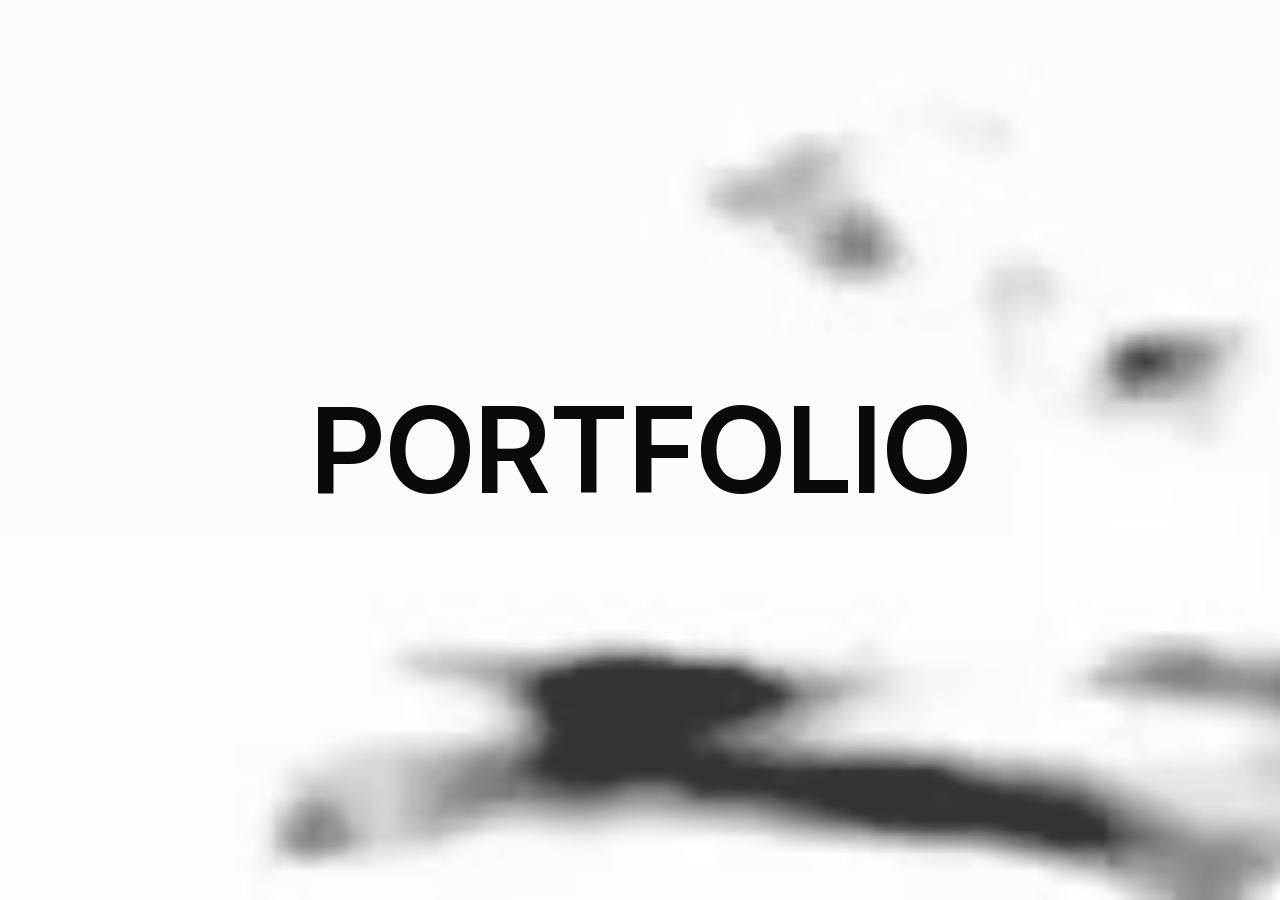
<file: index.html>
<!DOCTYPE html>
<html lang="en">
<head>
  <meta charset="UTF-8">
  <meta name="viewport" content="width=device-width, initial-scale=1.0">
  <title>Wouter De Beule · Portfolio</title>

  <!-- De tekst die Google onder je naam toont, en het kaartje dat verschijnt als iemand je link deelt
       (WhatsApp, LinkedIn, iMessage). Het beeld heeft een volledig adres nodig, anders vinden die apps het niet. -->
  <meta name="description" content="Portfolio of Wouter De Beule, a motion designer based in Antwerp, focused on 3D animation and real-time visuals.">
  <meta property="og:type" content="website">
  <meta property="og:url" content="https://debeulewouter.com/">
  <meta property="og:title" content="Wouter De Beule · Portfolio">
  <meta property="og:description" content="Motion designer based in Antwerp, focused on 3D animation and real-time visuals.">
  <meta property="og:image" content="https://debeulewouter.com/images/project-02.jpg">
  <meta name="twitter:card" content="summary_large_image">

  <!-- Het lettertype staat in je eigen map: geen wachten op een andere server -->
  <link rel="preload" href="fonts/inter-latin.woff2" as="font" type="font/woff2" crossorigin>
  <link rel="stylesheet" href="css/style.css?v=2026-11-19c">

  <!-- Bewaart de video's op het toestel zodat ze meteen spelen (zie de uitleg bovenaan in js/videos.js).
       Staat hier en niet onderaan: de achtergrond heeft het nodig vóór de pagina getekend wordt. -->
  <script src="js/videos.js?v=2026-11-26"></script>

  <!-- Van de intro naar Work: geen pagina-overgang zoals tussen de andere pagina's (die schuift Work
       in één beweging in beeld). De intro eindigt op een leeg scherm, en Work bouwt zich daarna zelf rustig op. -->
  <style>
    @view-transition {
      navigation: none;
    }
  </style>

  <!-- Je eigen toestel niet meetellen: open één keer debeulewouter.com/?niet-tellen
       (en /?wel-tellen om het terug te draaien). Dit staat vóór Umami, zodat dat bezoek ook niet telt. -->
  <script>
    if (location.search === '?niet-tellen') localStorage.setItem('umami.disabled', '1');
    if (location.search === '?wel-tellen') localStorage.removeItem('umami.disabled');
  </script>

  <!-- Bezoekersstatistieken (Umami, zonder cookies). data-domains: alleen de echte site telt mee, niet je tests. -->
  <script defer src="https://cloud.umami.is/script.js" data-website-id="9738d61e-05c8-4a8d-b611-049cfe5210c3" data-domains="debeulewouter.com"></script>

  <!-- Zonder JavaScript gaat de pagina ook door naar Work -->
  <noscript><meta http-equiv="refresh" content="2;url=work.html"><style>.intro { opacity: 1; }</style></noscript>
</head>
<body>

  <!-- PROEF: bewegende achtergrond. Een kleine, wazige video achter alles (zie .backdrop in css/style.css). -->
  <video class="backdrop" data-src="videos/backdrop.mp4?v=6" autoplay muted loop playsinline disablepictureinpicture aria-hidden="true" tabindex="-1"></video>

  <!-- De achtergrond loopt door van pagina naar pagina. Bij het verlaten bewaart de browser het beeld dat je
       op dat moment zag en de plek in de video. De volgende pagina toont dat beeld meteen (nog voor de video
       geladen is) en laat de video vanaf die plek verder lopen: je ziet geen sprong en geen herstart. -->
  <script src="js/backdrop.js?v=2026-11-19"></script>

  <!-- De intro: het woord PORTFOLIO. js/intro.js knipt het in letters, zodat ze één voor één kunnen bewegen.
       De span is het venster waar de letters doorheen schuiven (zie .intro__word in style.css).
       aria-label: een schermlezer leest het woord, niet de losse letters. -->
  <h1 class="intro" aria-label="Portfolio">
    <span class="intro__word" aria-hidden="true">PORTFOLIO</span>
  </h1>

  <script src="js/intro.js?v=2026-11-19"></script>

</body>
</html>
</file>
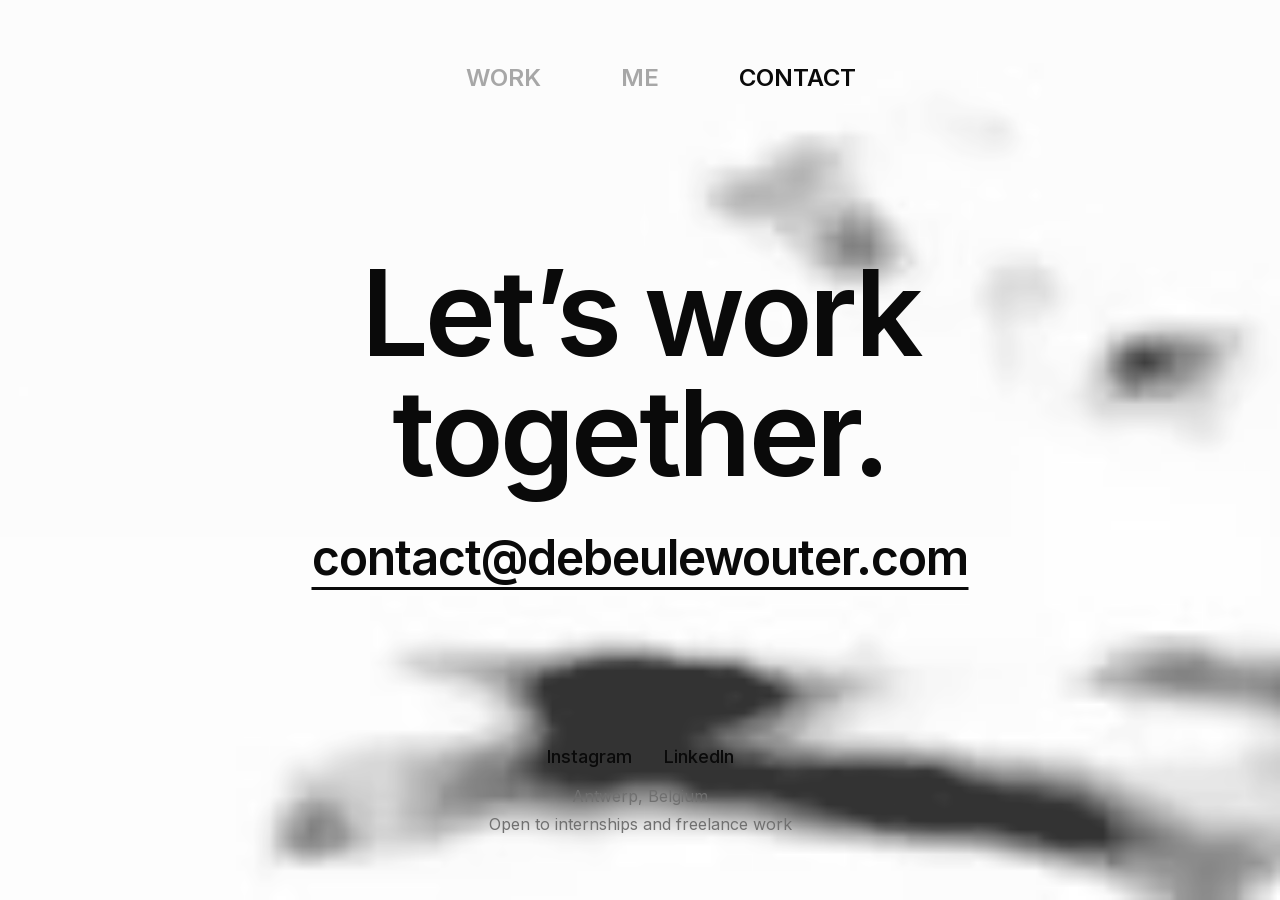
<file: contact.html>
<!DOCTYPE html>
<html lang="en">
<head>
  <meta charset="UTF-8">
  <meta name="viewport" content="width=device-width, initial-scale=1.0">
  <title>Contact · Wouter De Beule</title>

  <!-- De tekst die Google onder je naam toont, en het kaartje dat verschijnt als iemand je link deelt
       (WhatsApp, LinkedIn, iMessage). Het beeld heeft een volledig adres nodig, anders vinden die apps het niet. -->
  <meta name="description" content="Get in touch with Wouter De Beule, a motion designer based in Antwerp. Open to internships and freelance work.">
  <meta property="og:type" content="website">
  <meta property="og:url" content="https://debeulewouter.com/contact.html">
  <meta property="og:title" content="Contact · Wouter De Beule">
  <meta property="og:description" content="Open to internships and freelance work.">
  <meta property="og:image" content="https://debeulewouter.com/images/project-02.jpg">
  <meta name="twitter:card" content="summary_large_image">

  <!-- Het lettertype staat in je eigen map: geen wachten op een andere server -->
  <link rel="preload" href="fonts/inter-latin.woff2" as="font" type="font/woff2" crossorigin>
  <link rel="stylesheet" href="css/style.css?v=2026-11-19c">

  <!-- Bewaart de video's op het toestel zodat ze meteen spelen (zie de uitleg bovenaan in js/videos.js).
       Staat hier en niet onderaan: de achtergrond heeft het nodig vóór de pagina getekend wordt. -->
  <script src="js/videos.js?v=2026-11-26"></script>

  <!-- Bezoekersstatistieken (Umami, zonder cookies). data-domains: alleen de echte site telt mee, niet je tests. -->
  <script defer src="https://cloud.umami.is/script.js" data-website-id="9738d61e-05c8-4a8d-b611-049cfe5210c3" data-domains="debeulewouter.com"></script>

  <!-- Staat je muis op een nav link? Dan haalt de browser die pagina alvast op,
       zodat de overgang meteen start als je klikt (Chrome, alleen via http zoals Live Server) -->
  <script type="speculationrules">
    { "prefetch": [{ "where": { "selector_matches": ".nav a" }, "eagerness": "moderate" }] }
  </script>
</head>
<body>

  <!-- PROEF: bewegende achtergrond. Een kleine, wazige video achter alles (zie .backdrop in css/style.css). -->
  <video class="backdrop" data-src="videos/backdrop.mp4?v=6" autoplay muted loop playsinline disablepictureinpicture aria-hidden="true" tabindex="-1"></video>

  <!-- De achtergrond loopt door van pagina naar pagina. Bij het verlaten bewaart de browser het beeld dat je
       op dat moment zag en de plek in de video. De volgende pagina toont dat beeld meteen (nog voor de video
       geladen is) en laat de video vanaf die plek verder lopen: je ziet geen sprong en geen herstart. -->
  <script src="js/backdrop.js?v=2026-11-19"></script>

  <nav class="nav">
    <a href="work.html">WORK</a>
    <a href="me.html">ME</a>
    <a href="contact.html" aria-current="page">CONTACT</a>
  </nav>

  <main class="page page--contact">
    <section class="contact">

      <div class="contact__head">
        <h1 class="contact__title">Let’s work together.</h1>
        <a class="contact__mail" href="mailto:contact@debeulewouter.com">contact@debeulewouter.com</a>
      </div>

      <footer class="contact__footer">
        <!-- Je profielen. target="_blank" opent ze in een nieuw tabblad, zo blijft je portfolio open. -->
        <p class="contact__socials">
          <a href="https://www.instagram.com/debeulewouter/" target="_blank" rel="noopener">Instagram</a>
          <a href="https://www.linkedin.com/in/wouter-de-beule-013489438/" target="_blank" rel="noopener">LinkedIn</a>
        </p>
        <p class="contact__meta">Antwerp, Belgium</p>
        <p class="contact__meta">Open to internships and freelance work</p>
      </footer>

    </section>
  </main>
  <script src="js/nav.js?v=2026-11-06"></script>
  <script src="js/reveal.js?v=2026-11-06c"></script>

</body>
</html>
</file>
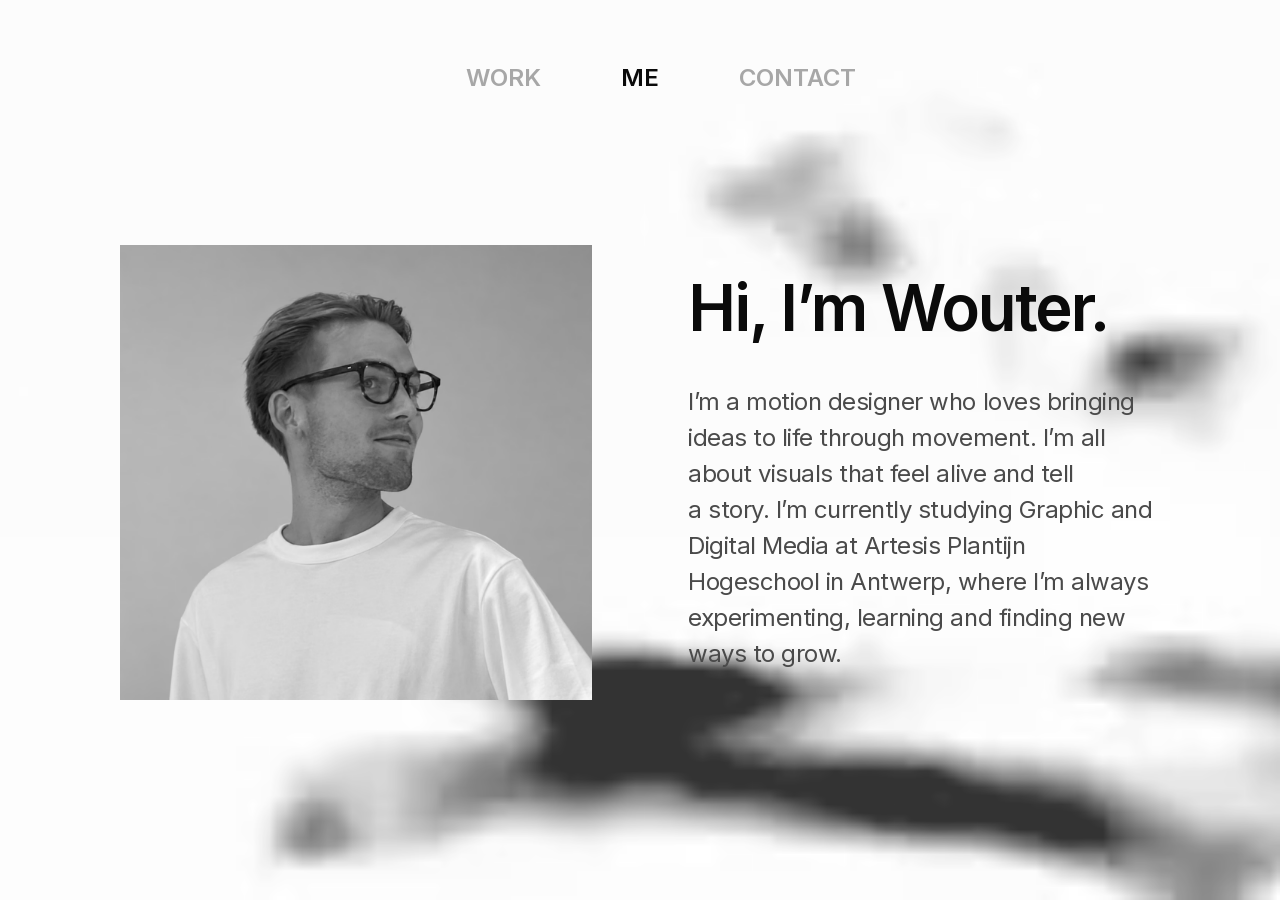
<file: me.html>
<!DOCTYPE html>
<html lang="en">
<head>
  <meta charset="UTF-8">
  <meta name="viewport" content="width=device-width, initial-scale=1.0">
  <title>Me · Wouter De Beule</title>

  <!-- De tekst die Google onder je naam toont, en het kaartje dat verschijnt als iemand je link deelt
       (WhatsApp, LinkedIn, iMessage). Het beeld heeft een volledig adres nodig, anders vinden die apps het niet. -->
  <meta name="description" content="About Wouter De Beule, a motion designer based in Antwerp, focused on 3D animation and real-time visuals.">
  <meta property="og:type" content="website">
  <meta property="og:url" content="https://debeulewouter.com/me.html">
  <meta property="og:title" content="Me · Wouter De Beule">
  <meta property="og:description" content="Motion designer based in Antwerp, focused on 3D animation and real-time visuals.">
  <meta property="og:image" content="https://debeulewouter.com/images/project-02.jpg">
  <meta name="twitter:card" content="summary_large_image">

  <!-- Het lettertype staat in je eigen map: geen wachten op een andere server -->
  <link rel="preload" href="fonts/inter-latin.woff2" as="font" type="font/woff2" crossorigin>
  <link rel="stylesheet" href="css/style.css?v=2026-11-19c">

  <!-- Bewaart de video's op het toestel zodat ze meteen spelen (zie de uitleg bovenaan in js/videos.js).
       Staat hier en niet onderaan: de achtergrond heeft het nodig vóór de pagina getekend wordt. -->
  <script src="js/videos.js?v=2026-11-26"></script>

  <!-- Bezoekersstatistieken (Umami, zonder cookies). data-domains: alleen de echte site telt mee, niet je tests. -->
  <script defer src="https://cloud.umami.is/script.js" data-website-id="9738d61e-05c8-4a8d-b611-049cfe5210c3" data-domains="debeulewouter.com"></script>

  <!-- Staat je muis op een nav link? Dan haalt de browser die pagina alvast op,
       zodat de overgang meteen start als je klikt (Chrome, alleen via http zoals Live Server) -->
  <script type="speculationrules">
    { "prefetch": [{ "where": { "selector_matches": ".nav a" }, "eagerness": "moderate" }] }
  </script>
</head>
<body>

  <!-- PROEF: bewegende achtergrond. Een kleine, wazige video achter alles (zie .backdrop in css/style.css). -->
  <video class="backdrop" data-src="videos/backdrop.mp4?v=6" autoplay muted loop playsinline disablepictureinpicture aria-hidden="true" tabindex="-1"></video>

  <!-- De achtergrond loopt door van pagina naar pagina. Bij het verlaten bewaart de browser het beeld dat je
       op dat moment zag en de plek in de video. De volgende pagina toont dat beeld meteen (nog voor de video
       geladen is) en laat de video vanaf die plek verder lopen: je ziet geen sprong en geen herstart. -->
  <script src="js/backdrop.js?v=2026-11-19"></script>

  <nav class="nav">
    <a href="work.html">WORK</a>
    <a href="me.html" aria-current="page">ME</a>
    <a href="contact.html">CONTACT</a>
  </nav>

  <main class="page page--me">
    <section class="me">

      <!-- Je foto. width en height = de echte maat, zo houdt de browser meteen plaats vrij
           en springt de tekst niet weg terwijl de foto laadt. -->
      <!-- Twee versies van dezelfde foto: de browser neemt de lichte (AVIF, 40 KB) als hij die kent,
           anders de gewone JPEG (133 KB). -->
      <picture>
        <source srcset="images/me.avif" type="image/avif">
        <img class="me__photo" src="images/me.jpg" alt="Portrait of Wouter" width="1254" height="1254" fetchpriority="high" decoding="sync">
      </picture>

      <div class="me__text">
        <h1 class="me__title">Hi, I’m Wouter.</h1>
        <p class="me__intro">
          I’m a&nbsp;motion designer who loves bringing ideas to life through movement.
          I’m all about visuals that feel alive and tell a&nbsp;story. I’m currently studying
          Graphic and Digital&nbsp;Media at Artesis Plantijn Hogeschool in&nbsp;Antwerp,
          where I’m always experimenting, learning and finding new ways to&nbsp;grow.
        </p>
      </div>

    </section>
  </main>
  <script src="js/nav.js?v=2026-11-06"></script>
  <script src="js/reveal.js?v=2026-11-06c"></script>

</body>
</html>
</file>
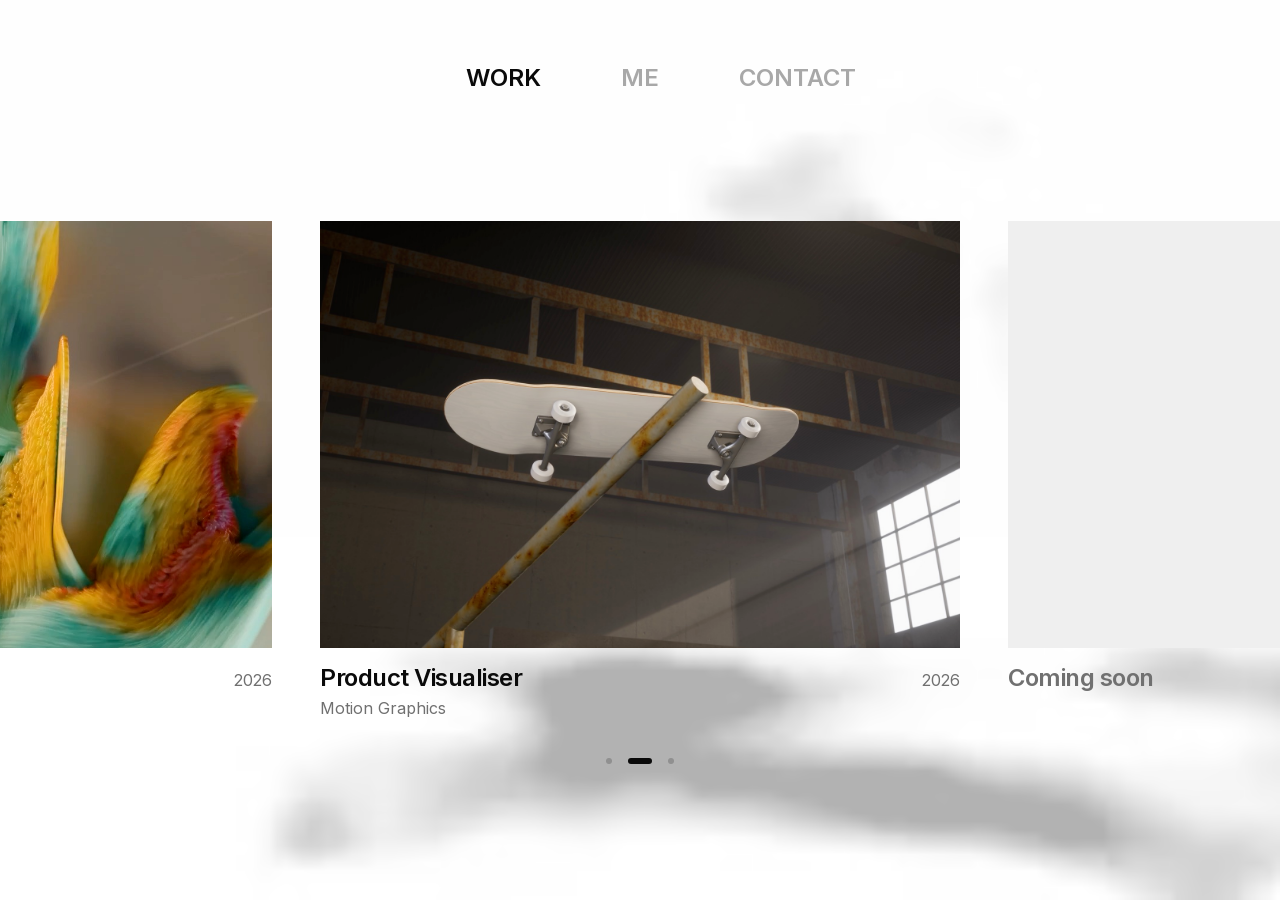
<file: work.html>
<!DOCTYPE html>
<html lang="en">
<head>
  <meta charset="UTF-8">
  <meta name="viewport" content="width=device-width, initial-scale=1.0">
  <title>Work · Wouter De Beule</title>

  <!-- De tekst die Google onder je naam toont, en het kaartje dat verschijnt als iemand je link deelt
       (WhatsApp, LinkedIn, iMessage). Het beeld heeft een volledig adres nodig, anders vinden die apps het niet. -->
  <meta name="description" content="Work by Wouter De Beule, a motion designer based in Antwerp, focused on 3D animation and real-time visuals.">
  <meta property="og:type" content="website">
  <meta property="og:url" content="https://debeulewouter.com/work.html">
  <meta property="og:title" content="Work · Wouter De Beule">
  <meta property="og:description" content="Motion designer based in Antwerp, focused on 3D animation and real-time visuals.">
  <meta property="og:image" content="https://debeulewouter.com/images/project-02.jpg">
  <meta name="twitter:card" content="summary_large_image">

  <!-- Het lettertype staat in je eigen map: geen wachten op een andere server -->
  <link rel="preload" href="fonts/inter-latin.woff2" as="font" type="font/woff2" crossorigin>
  <!-- Het eerste beeld dat je ziet (de poster van het nieuwste project) haalt de browser meteen op.
       Bij een nieuw project: zet hier de nieuwe poster, met exact hetzelfde adres als in de kaart. -->
  <link rel="preload" href="images/project-02.jpg?v=2026-11-05" as="image" fetchpriority="high">
  <link rel="stylesheet" href="css/style.css?v=2026-11-19c">

  <!-- Bewaart de video's op het toestel zodat ze meteen spelen (zie de uitleg bovenaan in js/videos.js).
       Staat hier en niet onderaan: de achtergrond heeft het nodig vóór de pagina getekend wordt. -->
  <script src="js/videos.js?v=2026-11-26"></script>

  <!-- Bezoekersstatistieken (Umami, zonder cookies). data-domains: alleen de echte site telt mee, niet je tests. -->
  <script defer src="https://cloud.umami.is/script.js" data-website-id="9738d61e-05c8-4a8d-b611-049cfe5210c3" data-domains="debeulewouter.com"></script>

  <!-- Staat je muis op een nav link? Dan haalt de browser die pagina alvast op,
       zodat de overgang meteen start als je klikt (Chrome, alleen via http zoals Live Server) -->
  <script type="speculationrules">
    { "prefetch": [{ "where": { "selector_matches": ".nav a" }, "eagerness": "moderate" }] }
  </script>

  <!-- Kom je net van de intro (js/intro.js laat dan een briefje achter)? Dan vaagt het menu rustig in
       (zie .from-intro in style.css). Dit staat in de head: de browser moet het weten vóór hij de pagina tekent. -->
  <script>
    try {
      if (sessionStorage.getItem('from-intro')) {
        sessionStorage.removeItem('from-intro');
        document.documentElement.classList.add('from-intro');
      }
    } catch (error) {}   // de browser mag niets onthouden: het menu verschijnt dan gewoon
  </script>
</head>
<body>

  <!-- PROEF: bewegende achtergrond. Een kleine, wazige video achter alles (zie .backdrop in css/style.css). -->
  <video class="backdrop" data-src="videos/backdrop.mp4?v=6" autoplay muted loop playsinline disablepictureinpicture aria-hidden="true" tabindex="-1"></video>

  <!-- De achtergrond loopt door van pagina naar pagina. Bij het verlaten bewaart de browser het beeld dat je
       op dat moment zag en de plek in de video. De volgende pagina toont dat beeld meteen (nog voor de video
       geladen is) en laat de video vanaf die plek verder lopen: je ziet geen sprong en geen herstart. -->
  <script src="js/backdrop.js?v=2026-11-19"></script>

  <nav class="nav">
    <a href="work.html" aria-current="page">WORK</a>
    <a href="me.html">ME</a>
    <a href="contact.html">CONTACT</a>
  </nav>

  <main class="page page--work">
    <!-- De titel van de pagina: onzichtbaar, maar Google en schermlezers weten zo waar deze pagina over gaat -->
    <h1 class="visually-hidden">Work by Wouter De Beule</h1>

    <section class="work-grid">

      <!-- Van oud naar nieuw: zet een nieuw project vlak boven "Coming soon". Het nieuwste staat vanzelf in het midden.
           Elke video heeft drie bestanden (zie "Video's in de kaarten" in js/work.js):
           src = de gewone versie, voor browsers die het lichtere formaat niet kennen;
           data-hevc = dezelfde video in het lichtere formaat, voor een computer of tablet;
           data-phone = een nog lichtere versie voor een gsm. -->
      <a class="card" href="#">
        <div class="card__image">
          <video src="videos/project-01.mp4?v=2026-11-04k" data-hevc="videos/project-01-hevc.mp4?v=2026-11-17" data-phone="videos/project-01-phone.mp4?v=2026-11-16b" poster="images/project-01.jpg?v=2026-11-04k" width="1080" height="1080" muted loop playsinline preload="none"></video>
        </div>
        <h2 class="card__title">Pyro</h2>
        <p class="card__year">2026</p>
        <p class="card__meta">Motion Graphics</p>
        <!-- Alles voor de projectpagina. Verborgen hier, js/project.js toont het als je op het project klikt. -->
        <div class="card__case" hidden>
          <dl class="case__info">
            <div><dt>Role</dt><dd>Concept, 3D &amp; motion</dd></div>
            <div class="case__year"><dt>Year</dt><dd>2026</dd></div>
            <div><dt>Tools</dt><dd>Cinema 4D, After Effects</dd></div>
          </dl>
          <!-- &nbsp; = een spatie waar de regel niet mag afbreken (houdt "15 seconds", "I focused" en "a polished" samen) -->
          <div class="case__story">
            <p>One of my initials, built entirely from particles.</p>
            <p>An <span class="nowrap">8-second</span> motion piece. Besides the simulation, I&nbsp;focused on camera, lighting, materials and <span class="nowrap">post-processing</span> to give it a&nbsp;polished finish.</p>
          </div>
        </div>
      </a>

      <a class="card" href="#">
        <div class="card__image">
          <video src="videos/project-02.mp4?v=2026-11-05" data-hevc="videos/project-02-hevc.mp4?v=2026-11-17" data-phone="videos/project-02-phone.mp4?v=2026-11-16" poster="images/project-02.jpg?v=2026-11-05" width="1920" height="1080" muted loop playsinline preload="none"></video>
        </div>
        <h2 class="card__title">Product Visualiser</h2>
        <p class="card__year">2026</p>
        <p class="card__meta">Motion Graphics</p>
        <div class="card__case" hidden>
          <dl class="case__info">
            <div><dt>Role</dt><dd>Concept, 3D &amp; animation</dd></div>
            <div class="case__year"><dt>Year</dt><dd>2026</dd></div>
            <div><dt>Tools</dt><dd>Unreal Engine, Cinema 4D, Premiere Pro</dd></div>
          </dl>
          <div class="case__story">
            <p>A skateboard you can customise in real&nbsp;time.</p>
            <p>A product animation shows off the board, then the configurator takes over: deck graphics, wheels, lighting and camera views.</p>
          </div>
        </div>
      </a>

      <!-- Een kaart die zegt dat er meer komt, altijd als laatste. Je kunt hem niet openen. -->
      <div class="card card--soon">
        <div class="card__image placeholder">MORE SOON</div>
        <h2 class="card__title">Coming soon</h2>
      </div>

    </section>

    <!-- Onder de carrousel: de bolletjes (gemaakt door js/work.js) -->
    <div class="work-nav">
      <div class="work-dots"></div>
    </div>
  </main>

  <!-- Projectpagina: verborgen tot je op een project klikt.
       De inhoud wordt door js/project.js uit de kaart gehaald waar je op klikte. -->
  <div class="project" role="dialog" aria-modal="true">

    <!-- Geluid: in de hoek van de grote video. Verschijnt alleen als de video groot staat en geluid heeft.
         Het schuifje regelt hoe luid; het schuift uit het icoon als je muis erop staat (alleen met een muis,
         op een gsm gebruik je de knoppen van je toestel).
         Het icoon zet het geluid aan of uit. Eén van de twee is zichtbaar (zie aria-pressed in style.css):
         de golfjes (geluid aan) of het kruisje naast de luidspreker (geluid uit). -->
    <div class="project__audio">
      <input class="project__volume" type="range" min="0" max="1" step="0.01" value="1" aria-label="Volume">
      <button class="project__sound" aria-label="Sound" aria-pressed="false">
        <svg viewBox="0 0 20 20" fill="none" stroke="currentColor" stroke-width="1.5" stroke-linecap="round" stroke-linejoin="round">
          <path d="M3 7.75h2.75L10 4.25v11.5l-4.25-3.5H3z" />
          <path class="sound-on" d="M12.75 7.5a3.5 3.5 0 0 1 0 5M15 5.25a6.75 6.75 0 0 1 0 9.5" />
          <path class="sound-off" d="M13.25 8l4 4M17.25 8l-4 4" />
        </svg>
      </button>
    </div>

    <div class="project__page">
      <!-- De bovenste rij: een witte strook met het kruisje. Scrolt de pagina (op een gsm), dan blijft de strook
           bovenaan staan en schuift het beeld eronderdoor: het kruisje staat altijd op wit. -->
      <div class="project__bar">
        <button class="project__close" aria-label="Close">
          <svg viewBox="0 0 20 20" fill="none" stroke="currentColor" stroke-width="1.5" stroke-linecap="round">
            <path d="M3.5 3.5l13 13M16.5 3.5l-13 13" />
          </svg>
        </button>
      </div>

      <div class="project__intro">
        <div class="project__hero placeholder"></div>

        <div class="project__content">
          <h2 class="project__title"></h2>
          <div class="project__case"></div>
        </div>
      </div>
    </div>

  </div>

  <script src="js/nav.js?v=2026-11-06"></script>
  <script src="js/work.js?v=2026-11-17c"></script>
  <script src="js/project.js?v=2026-11-26"></script>
  <script src="js/reveal.js?v=2026-11-06c"></script>

</body>
</html>
</file>
<file: css/style.css>
/* ==========================================================================
   1. Basis: kleuren, maten en lettertype op één plek
   ========================================================================== */

/* Inter, uit je eigen map. Eén bestand bevat alle diktes van 400 tot 600. */
@font-face {
  font-family: "Inter";
  font-style: normal;
  font-weight: 400 600;
  font-display: swap;
  src: url("../fonts/inter-latin.woff2") format("woff2");
}

:root {
  --black: #0a0a0a;
  --grey: #707070;
  --text: #4a4a4a;      /* lopende tekst: donkerder dan --grey, beter leesbaar */
  --light: #efefef;
  --white: #ffffff;

  /* De maateenheid van de site. Tot en met een scherm van 1920x1080 is dit gewoon 1px.
     Op een groter scherm groeit hij evenredig mee: op 4K is hij 2px en is alles precies twee keer zo groot.
     Schrijf maten daarom als calc(24 * var(--u)) in plaats van 24px (mobile en lage schermen mogen px gebruiken). */
  --u: max(1px, min(100vw / 1920, 100svh / 1080));

  --margin: calc(120 * var(--u));      /* marge links en rechts */
  --nav-top: calc(64 * var(--u));      /* afstand van de nav tot de bovenkant */
  --content-top: min(calc(80 * var(--u)), 8svh);  /* afstand tussen nav en content, kleiner op een laag scherm */

  /* Letterafstand. Inter is getekend voor kleine tekst: in een grote kop staan de letters daardoor te los.
     Hoe groter de letter, hoe dichter ze bij elkaar horen. Kleine tekst blijft zoals hij is. */
  --tracking-display: -0.03em;   /* de grote koppen */
  --tracking-title: -0.02em;     /* titels en grotere zinnen, vanaf ongeveer 20px */
}

*,
*::before,
*::after {
  box-sizing: border-box;
  margin: 0;
  padding: 0;
}

body {
  display: flex;
  flex-direction: column;
  min-height: 100svh;   /* svh: de hoogte die je echt ziet, ook met de balken van je gsm browser */
  font-family: "Inter", sans-serif;
  line-height: 1.2;
  color: var(--black);
  background: var(--white);
  -webkit-font-smoothing: antialiased;
}

/* Zetwerk zoals in InDesign: titels en korte zinnen in evenwichtige regels (balance),
   lopende tekst zonder eenzaam woordje op de laatste regel en met een rustige rechterkant (pretty).
   Zo stopt een regel niet op een rare plek. */
h1,
h2,
.case__story p:first-child {
  text-wrap: balance;
}

p,
dd {
  text-wrap: pretty;
}

/* Tekst die je niet ziet, maar die Google en schermlezers wel lezen (bv. de titel van Work) */
.visually-hidden {
  position: absolute;
  width: 1px;
  height: 1px;
  overflow: hidden;
  clip-path: inset(50%);
  white-space: nowrap;
}

/* Woorden die altijd samen op één regel blijven (bv. post-processing, nooit afbreken na "post-") */
.nowrap {
  white-space: nowrap;
}

a {
  color: inherit;
  text-decoration: none;
}

/* Tekst die je selecteert: zwart met witte letters, in plaats van het blauw van de browser */
::selection {
  background: var(--black);
  color: var(--white);
}

/* Geen grijs of blauw vlak meer als je op een gsm op een link of knop tikt */
a,
button {
  -webkit-tap-highlight-color: transparent;
}

/* Grijs vlak waar later een foto of beeld komt */
.placeholder {
  display: grid;
  place-items: center;
  background: var(--light);
  font-size: calc(14 * var(--u));
  font-weight: 500;
  color: var(--grey);
}


/* ==========================================================================
   2. Navigatie
   ========================================================================== */

/* Drie kolommen: links en rechts even breed, ME in het midden.
   Zo staat ME altijd exact in het midden van de pagina,
   ook al is CONTACT veel langer dan WORK. */
.nav {
  display: grid;
  grid-template-columns: 1fr auto 1fr;
  column-gap: calc(80 * var(--u));
  padding-top: var(--nav-top);
  font-size: calc(24 * var(--u));
  font-weight: 600;
}

.nav a:first-child {
  justify-self: end;
}

.nav a:last-child {
  justify-self: start;
}

.nav a {
  opacity: 0.35;
  transition: opacity 0.2s ease;
}

/* De pagina waar je bent, en de link waar je muis op staat (.is-hover zet js/nav.js) */
.nav a[aria-current="page"],
.nav a.is-hover {
  opacity: 1;
}

/* Klik: het woord veert een klein beetje in. Op de volgende pagina veert het terug (nav-release).
   will-change laat de grafische kaart schalen: de letters verspringen dan niet per pixel. */
@media (prefers-reduced-motion: no-preference) {
  .nav a {
    position: relative;
    transition: opacity 0.2s ease, scale 0.4s cubic-bezier(0.22, 1, 0.36, 1);
    will-change: scale;
  }

  /* :active zolang je indrukt, .is-pressed tot de pagina wisselt (js/nav.js) */
  .nav a:active,
  .nav a.is-pressed {
    scale: 0.94;
    transition-duration: 0.2s, 0.12s;
    transition-timing-function: ease, ease-out;
  }

  /* Onzichtbaar klikvlak, iets groter dan het woord. Zonder dit krimpt het woord onder je muis
     vandaan als je op de rand klikt: dan laat je naast de link los en telt de klik niet. */
  .nav a::after {
    content: "";
    position: absolute;
    inset: -8%;
  }
}

/* Home: alleen het woord PORTFOLIO in het midden. De letters komen één voor één van onder een rand
   omhoog, staan even stil en vertrekken dan één voor één naar boven. js/intro.js knipt het woord
   daarvoor in letters en gaat daarna door naar Work. Past altijd op één regel, ook op een smal scherm. */
.intro {
  flex: 1;
  display: grid;
  place-items: center;
  font-size: min(calc(120 * var(--u)), 15svh, 13vw);
  font-weight: 600;
  line-height: 1;
  letter-spacing: -0.02em;   /* hoofdletters hebben iets meer lucht nodig dan de andere grote koppen */
  opacity: 0;   /* onzichtbaar tot het lettertype er is, anders verspringen de letters */
}

.intro.is-playing {
  opacity: 1;
}

/* Het woord is een venster: wat erbuiten steekt, zie je niet. De letters staan eerst onder de rand,
   schuiven het venster in, en verlaten het later langs boven.
   line-height 0.8 maakt het venster net zo hoog als de hoofdletters zelf (met een haar speling voor de
   ronde letters, die altijd iets uitsteken): zo komen de letters precies uit hun eigen voetlijn. */
.intro__word {
  overflow: hidden;
  line-height: 0.8;
  white-space: nowrap;
}

.intro__letter {
  display: inline-block;   /* alleen zo kan een losse letter verschuiven */
}

/* Het tempo is dat van een filmtitel: niets heeft haast.
   --i is de plaats van de letter in het woord: elke letter start 55 milliseconden na de vorige.
   Binnenkomen: eerst 0,4 seconde stilte op het lege scherm, dan komen de letters. Ze remmen lang uit,
   zo landt elke letter zacht. Vertrekken start zacht en eindigt zacht: een letter die versnelt tot hij
   weg is, voelt alsof hij wordt afgekapt. */
@media (prefers-reduced-motion: no-preference) {
  .intro.is-playing .intro__letter {
    animation: letter-in 1.2s cubic-bezier(0.16, 1, 0.3, 1) backwards;
    animation-delay: calc(0.4s + var(--i) * 55ms);
  }

  /* .is-leaving zet js/intro.js erbij als het woord lang genoeg heeft gestaan */
  .intro.is-leaving .intro__letter {
    animation: letter-out 1.1s cubic-bezier(0.65, 0, 0.35, 1) forwards;
    animation-delay: calc(var(--i) * 55ms);
  }
}

@keyframes letter-in {
  from {
    translate: 0 105%;
  }
}

@keyframes letter-out {
  to {
    translate: 0 -105%;
  }
}

/* Wie "minder beweging" aanzet: het woord staat er meteen en vervaagt bij het vertrek */
@media (prefers-reduced-motion: reduce) {
  .intro.is-leaving {
    animation: intro-out 0.6s ease forwards;
  }
}

@keyframes intro-out {
  to {
    opacity: 0;
  }
}

/* Na de intro (work.html zet dan .from-intro op de pagina) bouwt Work zich trager op dan na een gewone klik.
   De intro is traag en rustig: valt de pagina er in het gewone tempo achteraan, dan voelt dat als een sprong.
   Eerst vaagt het menu in op het lege scherm. Terwijl dat nog bezig is, beginnen de kaarten, later en trager
   dan anders: de drie --piece getallen hieronder nemen het over van de gewone waarden in sectie 8 (piece-in).
   Ze staan op de Work pagina zelf en niet op html: zo opent een project daarna in het gewone tempo. */
@media (prefers-reduced-motion: no-preference) {
  /* Het menu: begint 0,3 seconde na het laden en doet er 2,6 seconden over, met een gelijkmatige
     curve die traag begint en traag eindigt. Een curve die vooraan hard gaat (zoals die van de kaarten)
     maakt het menu in een halve seconde al bijna zichtbaar: dat voelt snel. */
  html.from-intro .nav {
    animation: nav-in 2.6s cubic-bezier(0.37, 0, 0.63, 1) 0.3s backwards;
  }

  html.from-intro .page--work {
    --piece-wait: 1.3s;    /* zo lang na het laden start het eerste stuk: het menu is dan ongeveer half zichtbaar */
    --piece-step: 0.45s;   /* tijd tussen twee stukken */
    --piece-time: 2.2s;    /* zo lang doet elk stuk erover */
  }
}

@keyframes nav-in {
  from {
    opacity: 0;
  }
}


/* ==========================================================================
   3. Pagina inhoud
   ========================================================================== */

.page {
  flex: 1;
  padding: var(--content-top) var(--margin) var(--margin);
}


/* ==========================================================================
   4. Work: carrousel met projecten
   ========================================================================== */

/* De pagina vult het scherm. Carrousel en bolletjes staan verticaal in het midden,
   met boven en onder evenveel ruimte. De auto marges centreren, maar duwen op een
   klein scherm niets boven de nav uit (dat zou justify-content: center wel doen). */
.page--work {
  display: flex;
  flex-direction: column;
  padding-bottom: var(--content-top);
}

/* De rij met kaarten. Scrollen doet de browser zelf: met je trackpad of je vinger.
   scroll-snap laat elke kaart in het midden vastklikken.
   De rij loopt tot aan de randen van het scherm (negatieve marge),
   en de padding zorgt dat de eerste en laatste kaart ook in het midden kunnen staan.
   De kaart is nooit breder dan 840 px, en past altijd in de hoogte van het scherm. */
.work-grid {
  --card-width: min(calc(840 * var(--u)), 50vw, (100svh - calc(394 * var(--u))) * 1.5);

  position: relative;   /* js/work.js meet de kaarten vanaf hier */
  display: flex;
  gap: calc(48 * var(--u));
  margin-top: auto;
  margin-inline: calc(-1 * var(--margin));
  padding-inline: calc((100vw - var(--card-width)) / 2);
  /* Ruimte onderaan voor de kaarten die binnenkomen (piece-in), anders knipt de rij hun tekst af.
     De negatieve marge haalt die ruimte weer weg: alles blijft op dezelfde plek staan.
     Iets meer dan de 16px van de animatie: Firefox rondt soms een pixel af naar boven. */
  padding-bottom: 20px;
  margin-bottom: -20px;
  overflow-x: auto;
  overscroll-behavior-x: contain;
  scroll-snap-type: x mandatory;
  scrollbar-width: none;
}

.work-grid::-webkit-scrollbar {
  display: none;
}

/* Een kaart: het beeld over de hele breedte, daaronder de titel links en het jaar rechts,
   en het soort project klein eronder */
.card {
  display: grid;
  flex: 0 0 var(--card-width);
  grid-template-columns: minmax(0, 1fr) auto;
  align-content: start;
  column-gap: calc(16 * var(--u));
  scroll-snap-align: center;
}

/* De kaart in het midden is groot, de buren kleiner en vager.
   De browser koppelt deze animatie zelf aan het scrollen van de rij (view timeline).
   Dat draait buiten JavaScript om, op de grafische kaart: vloeiend, ook bij heel snel scrollen.
   Het bereik loopt van één kaartbreedte rechts van het midden tot één kaartbreedte links ervan.
   Oudere browsers slaan dit over, daar doet js/work.js het. */
@supports (animation-timeline: view()) {
  .card {
    animation: card-focus linear both;
    animation-timeline: view(inline);
    animation-range:
      cover calc(50% - var(--card-width))
      cover calc(50% + var(--card-width));
  }
}

@keyframes card-focus {
  0%,
  100% {
    scale: 0.9;
    opacity: 0.4;
  }

  50% {
    scale: 1;
    opacity: 1;
  }
}

.card__image {
  grid-column: 1 / -1;
  aspect-ratio: 3 / 2;
  margin-bottom: calc(16 * var(--u));
  overflow: hidden;
}

/* Video vult het kader. Klikken en vegen gaan door naar de kaart eronder. */
.card__image video {
  display: block;
  width: 100%;
  height: 100%;
  object-fit: cover;
  pointer-events: none;
}

.card__title {
  align-self: baseline;
  font-size: calc(24 * var(--u));
  font-weight: 600;
  letter-spacing: var(--tracking-title);
}

/* Het jaar rechts, op dezelfde lijn als de titel */
.card__year {
  align-self: baseline;
  font-size: calc(16 * var(--u));
  color: var(--grey);
}

.card__meta {
  grid-column: 1 / -1;
  margin-top: calc(6 * var(--u));
  font-size: calc(16 * var(--u));
  color: var(--grey);
}

/* "Coming soon": ziet eruit als een kaart, maar je kunt hem niet openen */
.card--soon {
  cursor: default;
}

.card--soon .card__image {
  font-weight: 600;   /* zoals de nav: hoofdletters zonder extra letterafstand */
}

.card--soon .card__title {
  color: var(--grey);
}

/* Onder de carrousel: de bolletjes */
.work-nav {
  display: flex;
  justify-content: center;
  margin-top: calc(32 * var(--u));
  margin-bottom: auto;
}

.work-dots {
  display: flex;
}

/* Maar één kaart: geen bolletjes (zie js/work.js) */
.work-dots[hidden] {
  display: none;
}

/* Het actieve bolletje wordt een streepje.
   De padding maakt de knop groter om op te klikken, zonder dat je het ziet. */
.work-dots__dot {
  width: calc(22 * var(--u));
  height: calc(22 * var(--u));
  padding: calc(8 * var(--u));
  border: 0;
  border-radius: calc(11 * var(--u));
  background: var(--black);
  background-clip: content-box;
  opacity: 0.2;
  cursor: pointer;
  transition: width 0.3s ease, opacity 0.3s ease;
}

/* aria-current zet js/work.js: zo hoort ook een schermlezer welk bolletje actief is, net als in de nav */
.work-dots__dot[aria-current="true"] {
  width: calc(40 * var(--u));
  opacity: 1;
}

@media (hover: hover) and (pointer: fine) {
  /* Met de muis kun je de carrousel slepen */
  .work-grid {
    cursor: grab;
  }
}

/* Tijdens het slepen: geen vastklikken (dat doet JavaScript bij het loslaten) en geen tekst selecteren */
.work-grid.is-dragging {
  scroll-snap-type: none;
  cursor: grabbing;
  user-select: none;
}

.work-grid.is-dragging .card {
  cursor: grabbing;
}


/* ==========================================================================
   5. Projectpagina: één project groot, als case study
   ========================================================================== */

/* Voorkomt dat de Work pagina eronder scrolt terwijl een project open is */
.no-scroll {
  overflow: hidden;
}

/* Een wit scherm over de hele Work pagina */
.project {
  position: fixed;
  inset: 0;
  z-index: 10;
  overflow: hidden;
  background: var(--white);
  opacity: 0;
  visibility: hidden;
  transition: opacity 0.3s ease, visibility 0.3s ease;
}

/* Terug met de terugknop van de browser: het project is meteen weg, zonder vervagen (zie js/project.js).
   Staat boven .is-open, zodat een project daarna weer gewoon invaagt. */
.project.is-instant {
  transition: none;
}

/* Meteen zichtbaar bij openen, zodat het kruisje direct focus kan krijgen */
.project.is-open {
  opacity: 1;
  visibility: visible;
  transition: opacity 0.3s ease, visibility 0s;
}

/* Het project vult het scherm en scrolt zelf naar beneden.
   Onderaan evenveel witruimte als links en rechts. */
.project__page {
  display: flex;
  flex-direction: column;
  height: 100%;
  overflow-y: auto;
  overscroll-behavior: contain;
  padding-bottom: var(--nav-top);
}

/* De bovenste rij van een project: een witte strook met rechts het kruisje, op de hoogte van het menu.
   Scrolt de pagina (op een gsm), dan blijft de strook bovenaan staan (sticky) en schuift het beeld
   eronderdoor: het kruisje staat dus altijd op wit. */
.project__bar {
  position: sticky;
  top: 0;
  z-index: 1;
  display: flex;
  justify-content: flex-end;
  padding: calc(var(--nav-top) - calc(10 * var(--u))) var(--margin) calc(22 * var(--u));
  background: var(--white);
}

/* Kruisje en geluidsknop: alleen het icoon, zonder bolletje eromheen (fijne lijnen, zie de svg's
   in work.html). De knop zelf is een onzichtbaar vlak van 48px rond het icoon, zodat je er makkelijk
   op klikt of tikt. */
.project__close,
.project__sound {
  display: grid;
  place-items: center;
  width: calc(48 * var(--u));
  height: calc(48 * var(--u));
  padding: 0;
  border: 0;
  background: none;
  cursor: pointer;
  outline: none;   /* geen rand eromheen als hij focus krijgt */
}

.project__close svg,
.project__sound svg {
  width: calc(24 * var(--u));
  height: calc(24 * var(--u));
}

/* Het kruisje is zwart op wit. De knop schuift 16px naar rechts, zodat de lijnen van het kruisje zelf
   (niet het onzichtbare vlak errond) gelijk liggen met de rechterrand van de pagina. */
.project__close {
  margin-right: calc(-16 * var(--u));
  color: var(--black);
}

/* Het kruisje draait een kwartslag als je muis erover gaat, en veert licht in als je klikt.
   Draaien alleen op toestellen met een muis: op een gsm blijft :hover hangen na een tik. */
@media (prefers-reduced-motion: no-preference) {
  .project__close {
    transition: rotate 0.5s cubic-bezier(0.22, 1, 0.36, 1), scale 0.3s cubic-bezier(0.22, 1, 0.36, 1);
  }

  .project__close:active {
    scale: 0.92;
    transition-duration: 0.5s, 0.12s;
  }
}

@media (hover: hover) {
  .project__close:hover {
    rotate: 90deg;
  }
}

/* Geluid: in de hoek rechtsonder van de grote video, een wit icoon in dezelfde stijl als het kruisje,
   met links ervan het schuifje voor het volume (.project__volume, verderop).
   Een zachte schaduw onder de lijnen houdt alles zichtbaar op een licht beeld.
   Alleen zichtbaar als de video groot staat én geluid heeft (zie js/project.js), en boven de laag met de
   grote video, anders kun je er niet op klikken. js/project.js zet in --zoom-right en --zoom-bottom
   waar die hoek ligt; --sound-gap is de afstand tot de rand van de video. */
.project__audio {
  --sound-gap: calc(16 * var(--u));
  position: fixed;
  right: calc(var(--zoom-right, 0px) + var(--sound-gap));
  bottom: calc(var(--zoom-bottom, 0px) + var(--sound-gap));
  z-index: 3;
  color: var(--white);
  filter: drop-shadow(0 1px 3px rgb(10 10 10 / 55%));
  opacity: 0;
  translate: 0 calc(8 * var(--u));
  visibility: hidden;   /* zie je hem niet, dan kom je er met de Tab toets ook niet op */
  pointer-events: none;
  /* Weggaan: meteen (0.12s), zodra de video begint te krimpen. Anders blijft het icoon los op het scherm hangen. */
  transition: opacity 0.12s ease, visibility 0.12s, translate 0s 0.12s;
}

/* Binnenkomen: pas als de video groot staat (die groeit 0.6s, zie zoomIn in js/project.js),
   dan vaagt het icoon in en schuift het een klein stukje omhoog naar zijn plek. */
.project.is-zoomed.has-sound .project__audio {
  opacity: 1;
  translate: 0 0;
  visibility: visible;
  pointer-events: auto;
  transition: opacity 0.4s ease 0.5s, visibility 0s 0.5s, translate 0.5s cubic-bezier(0.22, 1, 0.36, 1) 0.5s;
}

.project__sound {
  color: inherit;
}

/* Eén icoon tegelijk: golfjes (geluid aan) of een kruisje naast de luidspreker (geluid uit) */
.project__sound[aria-pressed="true"] .sound-off,
.project__sound[aria-pressed="false"] .sound-on {
  display: none;
}

/* Het schuifje voor het volume: een dunne witte lijn met een bolletje, links van het icoon.
   Zonder muis (gsm, tablet) bestaat het niet: daar regel je het volume met de knoppen van je toestel. */
.project__volume {
  display: none;
}

@media (hover: hover) and (pointer: fine) {
  /* --volume (0 tot 1) zet js/project.js: tot daar is de lijn helemaal wit, de rest is half doorzichtig.
     Het schuifje is even hoog als het icoon, zo ga je met je muis van het ene naar het andere
     zonder dat het weer dichtklapt. Dicht: onzichtbaar en een stukje naar rechts, achter het icoon. */
  .project__volume {
    --thumb: calc(12 * var(--u));
    --fill: calc(var(--thumb) / 2 + var(--volume, 1) * (100% - var(--thumb)));
    display: block;
    position: absolute;
    right: 100%;
    top: calc(50% - 24 * var(--u));
    width: calc(104 * var(--u));
    height: calc(48 * var(--u));
    margin: 0;
    padding: 0;
    appearance: none;
    -webkit-appearance: none;
    background: linear-gradient(to right, var(--white) var(--fill), rgb(255 255 255 / 40%) var(--fill)) center / 100% calc(2 * var(--u)) no-repeat;
    cursor: pointer;
    outline: none;
    opacity: 0;
    translate: calc(20 * var(--u)) 0;
    clip-path: inset(0 0 0 100%);   /* de lijn groeit van rechts naar links uit het icoon */
    pointer-events: none;
    /* Dichtgaan: even wachten (0.25s), zodat het niet dichtklapt als je muis er net naast schiet */
    transition: opacity 0.3s ease 0.25s, translate 0.4s cubic-bezier(0.4, 0, 0.2, 1) 0.25s, clip-path 0.4s cubic-bezier(0.4, 0, 0.2, 1) 0.25s;
  }

  /* Open: muis op het icoon of het schuifje, tijdens het slepen, of als je er met de Tab toets op staat */
  .project__audio:hover .project__volume,
  .project__volume:active,
  .project__audio:has(:focus-visible) .project__volume {
    opacity: 1;
    translate: 0 0;
    clip-path: inset(0);
    pointer-events: auto;
    transition: opacity 0.3s ease, translate 0.5s cubic-bezier(0.22, 1, 0.36, 1), clip-path 0.5s cubic-bezier(0.22, 1, 0.36, 1);
  }

  /* De lijn tekenen we zelf (background hierboven), dus de baan van de browser is leeg */
  .project__volume::-webkit-slider-runnable-track {
    height: 100%;
    background: none;
  }

  .project__volume::-moz-range-track {
    background: none;
  }

  /* Het bolletje. Bij WebKit staat het bovenaan in de baan, dus schuiven we het zelf naar het midden. */
  .project__volume::-webkit-slider-thumb {
    -webkit-appearance: none;
    width: var(--thumb);
    height: var(--thumb);
    margin-top: calc(18 * var(--u));   /* (48 - 12) / 2 */
    border: 0;
    border-radius: 50%;
    background: var(--white);
  }

  .project__volume::-moz-range-thumb {
    width: var(--thumb);
    height: var(--thumb);
    border: 0;
    border-radius: 50%;
    background: var(--white);
  }
}

/* Twee kolommen: links het beeld, rechts de titel en de info.
   Het beeld heeft de vorm van de video zelf (--hero-ratio, breedte gedeeld door hoogte, gezet door
   js/project.js), zo wordt er nooit iets weggesneden. Het is zo groot dat alles op het scherm past:
   de schermhoogte min de rij met het kruisje bovenaan (nav-top + 64px) en de witruimte onderaan (nav-top).
   Het beeld neemt nooit meer dan --hero-share van de breedte, zodat de tekst genoeg plaats heeft.
   --hero-size is de breedte van het beeld. Blijft er hoogte over, dan staat alles in het midden. */
.project__intro {
  --hero-ratio: 1;
  --hero-share: 0.55;
  --hero-size: min((100svh - 2 * var(--nav-top) - calc(64 * var(--u))) * var(--hero-ratio), (100vw - 2 * var(--margin)) * var(--hero-share));
  --hero-scale: 1;   /* js/project.js zet dit lager als de tekst anders niet past */
  display: grid;
  flex: 1 0 auto;
  align-content: center;
  grid-template-columns: calc(var(--hero-size) * var(--hero-scale)) minmax(0, 1fr);
  gap: clamp(calc(48 * var(--u)), 5vw, calc(96 * var(--u)));
  padding: 0 var(--margin);   /* de ruimte erboven zit in de rij met het kruisje (.project__bar) */
}

/* Een liggende video (16:9) mag breder zijn: anders wordt hij lager dan de tekst ernaast */
.project__intro--wide {
  --hero-share: 0.58;
}

.project__hero {
  align-self: center;   /* is de tekst toch hoger dan het beeld (heel kleine schermen), dan staat het beeld in het midden ernaast */
  aspect-ratio: var(--hero-ratio);
  font-size: calc(14 * var(--u));
}

/* Een video in het project kun je aanklikken om hem groot te bekijken (zie js/project.js) */
.project__hero:has(video) {
  cursor: zoom-in;
}

/* De laag waarin de video groot staat. De rest van het project vervaagt eronder. */
.project-zoom {
  position: fixed;
  inset: 0;
  z-index: 2;
  cursor: zoom-out;
  outline: none;
}

.project-zoom video {
  position: fixed;
  display: block;
  object-fit: cover;
  transform-origin: 0 0;
}

.project__page {
  transition: opacity 0.4s ease;
}

.project.is-zoomed .project__page {
  opacity: 0;
  pointer-events: none;
}

.project__hero img,
.project__hero video {
  display: block;
  width: 100%;
  height: 100%;
  object-fit: cover;
}

/* Het beeld dat bij openen en sluiten vliegt: de zichtbare rechthoek met het beeld erin (zie js/project.js) */
.project-ghost {
  position: fixed;
  z-index: 11;
  overflow: hidden;
  pointer-events: none;
  transform-origin: 0 0;
}

.project-ghost__image {
  width: 100%;
  height: 100%;
}

/* Rechterkolom: titel, verhaal en info. De tekst hangt aan het beeld: de kolom is even hoog als het beeld,
   de titel begint op de bovenrand en de info eindigt op de onderrand (zie .case__info). Zo delen tekst
   en beeld drie lijnen: boven, onder en links.
   De tekst wordt nooit kleiner gemaakt om te passen (dan wordt hij slecht leesbaar):
   past hij niet, dan maakt js/project.js het beeld kleiner (--hero-scale). */
.project__content {
  display: flex;
  flex-direction: column;
  align-self: stretch;
  min-width: 0;
}

/* Even groot als de titel op Me, bij elk project: een lange titel loopt dan over twee regels.
   margin-top: een hoofdletter begint 0.19em onder de bovenkant van zijn regel. Zoveel schuift de titel
   omhoog, zodat de bovenkant van de letters zelf (niet van de lege ruimte erboven) gelijk ligt met het beeld. */
.project__title {
  margin-top: -0.19em;
  font-size: calc(64 * var(--u));
  font-weight: 600;
  line-height: 1.1;
  letter-spacing: var(--tracking-display);
}

.project__case {
  display: flex;
  flex: 1;
  flex-direction: column;
  gap: clamp(calc(24 * var(--u)), 4.5svh, calc(48 * var(--u)));
  max-width: calc(760 * var(--u));   /* op een breed scherm geen eindeloos lange regels */
  margin-top: clamp(calc(20 * var(--u)), 3.5svh, calc(40 * var(--u)));
}

/* De info: een lijstje onder elkaar, links een klein grijs label en rechts de waarde, op dezelfde lijn.
   Geen lijnen. Bij elk project en op elk scherm dezelfde vorm: zo past het altijd, hoe lang een waarde ook is.
   margin-top auto duwt het lijstje naar de onderkant van de kolom, dus naar de onderrand van het beeld.
   De kleine negatieve marge onderaan zet de letters van de laatste regel op die rand (onder de letters
   zit altijd wat lege ruimte in een regel). */
.case__info {
  display: flex;
  order: 1;
  flex-direction: column;
  gap: clamp(calc(12 * var(--u)), 2svh, calc(20 * var(--u)));
  margin-top: auto;
  margin-bottom: calc(-4 * var(--u));
}

.case__info > div {
  display: flex;
  align-items: baseline;
  gap: calc(16 * var(--u));
}

.case__info dt {
  flex: 0 0 3.5em;   /* alle labels even breed: zo beginnen de waarden mooi onder elkaar */
  font-size: clamp(calc(14 * var(--u)), 1.5svh, calc(15 * var(--u)));
  color: var(--grey);
}

.case__info dd {
  font-size: clamp(calc(16 * var(--u)), 1.7svh, calc(18 * var(--u)));
  font-weight: 500;
}

/* De eerste zin groot, de rest rustiger in donkergrijs. Nooit kleiner dan 16px. */
.case__story {
  display: flex;
  flex-direction: column;
  gap: clamp(calc(12 * var(--u)), 2.2svh, calc(24 * var(--u)));
  font-size: clamp(calc(16 * var(--u)), min(1.05vw, 1.9svh), calc(20 * var(--u)));
  line-height: 1.5;
  color: var(--text);
}

.case__story p:first-child {
  font-size: calc(24 * var(--u));   /* even groot als de tekst op Me */
  font-weight: 500;
  line-height: 1.3;
  letter-spacing: var(--tracking-title);
  color: var(--black);
}

@media (prefers-reduced-motion: reduce) {
  .project,
  .project__page,
  .project__close,
  .project__audio,
  .project .project__audio .project__volume {   /* zo lang geschreven om te winnen van de :hover regel van het schuifje */
    transition: none;
  }
}


/* ==========================================================================
   6. Me: foto links, tekst rechts
   ========================================================================== */

/* Ook Me past op het scherm zonder scrollen: de pagina is precies zo hoog als het scherm,
   en de foto krijgt de plaats die overblijft onder de nav. */
body:has(.page--me) {
  height: 100svh;
}

.page--me {
  display: flex;
  flex-direction: column;
  min-height: 0;
}

.me {
  display: grid;
  flex: 1;
  grid-template-columns: 1fr 1fr;
  grid-template-rows: minmax(0, 1fr);
  align-items: center;
  gap: calc(96 * var(--u));
  min-height: 0;
}

/* <picture> is alleen een doosje rond de foto om uit twee bestanden te kiezen (zie me.html).
   Voor de opmaak bestaat het niet: de foto zelf blijft het stuk dat de plaats inneemt. */
.me picture {
  display: contents;
}

/* <source> toont zelf niets, maar zou anders wel een vakje in het rooster innemen */
.me source {
  display: none;
}

/* De foto is nooit hoger dan de plaats die er is.
   Is het scherm laag, dan wordt het kader iets breder dan hoog en valt er wat van de foto weg. */
.me__photo {
  width: 100%;
  height: auto;
  max-height: 100%;
  aspect-ratio: 816 / 787;
  object-fit: cover;   /* vult het kader, wat te veel is valt aan de randen weg */
  object-position: 50% 10%;   /* snijden we bij, dan vooral onderaan: je hoofd blijft altijd in beeld */
}

.me__text {
  display: flex;
  flex-direction: column;
  gap: calc(40 * var(--u));
}

.me__title {
  font-size: calc(64 * var(--u));
  font-weight: 600;
  line-height: 1.1;
  letter-spacing: var(--tracking-display);
}

/* Donkergrijs zoals het verhaal op de projectpagina: de kop is zwart, de lopende tekst rustiger */
.me__intro {
  font-size: calc(24 * var(--u));
  line-height: 1.5;
  letter-spacing: var(--tracking-title);
  color: var(--text);
}


/* ==========================================================================
   7. Contact: kop in het midden, info als footer onderaan
   ========================================================================== */

/* De pagina vult het hele scherm. Onderaan dezelfde ruimte als de nav bovenaan. */
.page--contact {
  display: flex;
  flex-direction: column;
  padding-bottom: var(--nav-top);
}

.contact {
  display: flex;
  flex: 1;
  flex-direction: column;
  gap: var(--content-top);
  width: 100%;
}

/* margin-block: auto verdeelt de vrije ruimte gelijk boven en onder de kop.
   Zo staat hij precies in het midden tussen de nav en de footer. */
.contact__head {
  display: flex;
  flex-direction: column;
  align-items: center;
  gap: min(calc(40 * var(--u)), 4svh);
  margin-block: auto;
  text-align: center;
}

.contact__title {
  font-size: min(calc(120 * var(--u)), 15svh);   /* op een laag scherm iets kleiner, zodat alles past */
  font-weight: 600;
  line-height: 1;
  letter-spacing: var(--tracking-display);
}

.contact__mail {
  font-size: min(calc(48 * var(--u)), 6svh);
  font-weight: 600;
  letter-spacing: var(--tracking-title);
  text-decoration: underline;
  /* De lijn net onder de staartjes van j en g, en zonder onderbrekingen.
     Anders blijft er tussen @ en g een los stukje lijn over dat op een punt lijkt. */
  text-underline-offset: 0.25em;
  text-decoration-thickness: 0.06em;
  text-decoration-skip-ink: none;
}

/* Footer: socials op één regel, daaronder locatie en beschikbaarheid in het grijs */
.contact__footer {
  display: flex;
  flex-direction: column;
  align-items: center;
  gap: calc(4 * var(--u));
  text-align: center;
}

.contact__socials {
  display: flex;
  gap: calc(32 * var(--u));
  margin-bottom: calc(12 * var(--u));
  font-size: calc(18 * var(--u));
  font-weight: 500;
}

/* Alleen met een muis: op een touchscherm blijft :hover hangen na een tik */
@media (hover: hover) {
  .contact__socials a:hover {
    text-decoration: underline;
  }
}

.contact__meta {
  font-size: calc(16 * var(--u));
  line-height: 1.5;
  color: var(--grey);
}


/* ==========================================================================
   8. Overgangen tussen pagina's
   ========================================================================== */

/* Klik je naar een andere pagina, dan maakt de browser een foto van de oude en de nieuwe
   pagina en animeert hij daartussen (View Transitions). Geen JavaScript nodig.
   Browsers die dit nog niet kennen, wisselen gewoon zoals vroeger. */
@view-transition {
  navigation: auto;
}

/* Elk woord in de nav krijgt een eigen naam. Staat het op de nieuwe pagina ergens anders
   of groter, dan vliegt het van de oude plek naar de nieuwe.
   Zo krimpen de grote woorden van Home naar de nav bovenaan. */
.nav a:nth-child(1) {
  view-transition-name: nav-work;
}

.nav a:nth-child(2) {
  view-transition-name: nav-me;
}

.nav a:nth-child(3) {
  view-transition-name: nav-contact;
}

::view-transition-group(*) {
  animation-duration: 0.5s;
  animation-timing-function: cubic-bezier(0.22, 1, 0.36, 1);
}

/* De inhoud van de pagina (alles in <main>) krijgt ook een eigen naam. Zo wisselt alleen de inhoud,
   en schuift wat erachter ligt (de achtergrondvideo) niet mee weg. */
main {
  view-transition-name: page;
}

/* Wat achter de inhoud ligt doet niet mee aan de overgang: daar maakt de browser geen foto van.
   Een foto staat stil, en zo bleef de achtergrond bij elke wissel een halve seconde hangen.
   Nu zie je meteen de echte video van de nieuwe pagina, en die loopt verder waar de vorige stopte
   (zie het script na de <video class="backdrop"> in elke pagina). */
:root {
  view-transition-name: none;
}

/* De inhoud: de oude schuift snel een beetje omhoog en vervaagt,
   daarna komt de nieuwe van iets lager in beeld. */
::view-transition-old(page) {
  animation: page-out 0.18s ease-out both;
}

/* Wacht tot de oude pagina bijna weg is, zo lopen ze niet door elkaar */
::view-transition-new(page) {
  animation: page-in 0.45s cubic-bezier(0.22, 1, 0.36, 1) 0.12s both;
}

@keyframes page-out {
  to {
    opacity: 0;
    translate: 0 -24px;
  }
}

@keyframes page-in {
  from {
    opacity: 0;
    translate: 0 32px;
  }
}

/* De menuwoorden staan op elke pagina op dezelfde plek, dus hun vak hoeft niet mee te bewegen.
   Zo'n vak rekent de browser beeldje voor beeldje uit terwijl de nieuwe pagina nog laadt, en dat hapert.
   Alleen schalen en vervagen doet de grafische kaart zelf. Het aangeklikte woord (.is-pressed staat
   op 0.94) veert vanaf daar terug. */
::view-transition-group(nav-work),
::view-transition-group(nav-me),
::view-transition-group(nav-contact) {
  animation-name: none;   /* niet "animation: none": de woorden erven hiervan hun duur en vervagen dan niet */
}

html:has(.nav a:nth-child(1)[aria-current="page"])::view-transition-image-pair(nav-work),
html:has(.nav a:nth-child(2)[aria-current="page"])::view-transition-image-pair(nav-me),
html:has(.nav a:nth-child(3)[aria-current="page"])::view-transition-image-pair(nav-contact) {
  animation: nav-release 0.5s cubic-bezier(0.22, 1, 0.36, 1) both;
}

@keyframes nav-release {
  from {
    scale: 0.94;
  }
}

/* Wie "minder beweging" aanzet, wisselt gewoon zonder animatie */
@media (prefers-reduced-motion: reduce) {
  @view-transition {
    navigation: none;
  }
}

/* Work, Me, Contact en de projectpagina: de stukken komen één voor één in beeld.
   --step is de plaats in de rij: elke stap start 0.3s later dan de vorige.
   De eerste start pas na 0.6s, als de overgang tussen de pagina's helemaal klaar is. Bewegen ze tijdens
   die overgang, dan flikkert het op het moment dat de browser naar de echte pagina wisselt.
   "backwards" houdt een stuk onzichtbaar tot zijn beurt; na afloop blijft er niets van de animatie over.
   De drie getallen (1.2s, 0.6s, 0.3s) zijn de gewone waarden. Na de intro gelden tragere:
   die staan bij .from-intro in sectie 2 en komen hier binnen via --piece-time, --piece-wait en --piece-step. */
@media (prefers-reduced-motion: no-preference) {
  .me__photo,
  .me__title,
  .me__intro,
  .contact__title,
  .contact__mail,
  .contact__socials,
  .contact__meta,
  .card__image,
  .card__title,
  .card__year,
  .card__meta,
  .work-nav,
  .is-entering .project__title,
  .is-entering .case__story,
  .is-entering .case__info {
    animation: piece-in var(--piece-time, 1.2s) cubic-bezier(0.4, 0, 0.2, 1) backwards;   /* zachte start, geen plotse sprong */
    animation-delay: calc(var(--piece-wait, 0.6s) + var(--step, 0) * var(--piece-step, 0.3s));
  }

  /* Work: de kaart in het midden stuk voor stuk (beeld, titel en jaar, soort project),
     dan de kaarten ernaast, dan de bolletjes. De .card zelf animeert niet: die heeft al card-focus. */
  .card {
    --step: 3;
  }

  .card--first .card__image {
    --step: 0;
  }

  .me__title,
  .contact__mail,
  .card--first .card__title,
  .card--first .card__year {
    --step: 1;
  }

  .me__intro,
  .contact__socials,
  .card--first .card__meta {
    --step: 2;
  }

  .contact__socials + .contact__meta {
    --step: 3;
  }

  .work-nav {
    --step: 4;
  }

  .contact__meta + .contact__meta {
    --step: 4;
  }

  /* Projectpagina: het beeld vliegt eerst naar zijn plek (0.7s, zie js/project.js; na 0.6s is het er bijna),
     daarna komen titel (stap 0), verhaal en info. js/project.js zet .is-entering bij elke keer openen. */
  .is-entering .case__story {
    --step: 1;
  }

  .is-entering .case__info {
    --step: 2;
  }
}

@keyframes piece-in {
  from {
    opacity: 0;
    translate: 0 16px;
  }
}


/* ==========================================================================
   9. Mobile: alles onder elkaar, kleinere maten
   ========================================================================== */

/* Kleinere computerschermen en tablets: minder witruimte links en rechts op de projectpagina,
   zodat het beeld en de tekst meer plaats hebben */
@media (min-width: 769px) and (max-width: 1200px) {
  .project {
    --margin: 48px;
  }

  /* Me: minder ruimte tussen foto en tekst, en iets kleinere tekst,
     zodat de tekst niet hoger wordt dan de foto */
  .me {
    gap: 48px;
  }

  .me__title {
    font-size: 48px;
  }

  .me__intro {
    font-size: 20px;
  }
}

@media (max-width: 768px) {
  :root {
    --margin: 24px;
    --nav-top: 32px;
    --content-top: min(48px, 6svh);   /* op een lage gsm minder witruimte */
  }

  .nav {
    column-gap: 32px;
    font-size: 16px;
  }

  /* Work: smallere kaarten met staande beelden.
     Is je scherm laag, dan wordt de kaart kleiner, zodat alles past zonder te scrollen.
     Alles behalve het beeld: 178px (nav, titel, jaar, bolletjes) plus de witruimte boven en onder.
     Het beeld is 4:5, dus de breedte is 0.8 keer de hoogte. */
  .work-grid {
    --card-width: min(78vw, (100svh - 178px - 2 * var(--content-top)) * 0.8);

    gap: 16px;
  }

  .card__image {
    aspect-ratio: 4 / 5;
    margin-bottom: 12px;
    font-size: 12px;
  }

  .card__title {
    font-size: 20px;
  }

  .card__year,
  .card__meta {
    font-size: 14px;
  }

  .card__meta {
    margin-top: 4px;
  }

  .work-nav {
    margin-top: 24px;
  }

  /* Projectpagina: alles onder elkaar. De knoppen zijn hier 44px: groot genoeg om met je vinger te raken. */
  .project__bar {
    padding: calc(var(--nav-top) - 12px) var(--margin) 8px;
  }

  .project__close,
  .project__sound {
    width: 44px;
    height: 44px;
  }

  .project__close svg,
  .project__sound svg {
    width: 22px;
    height: 22px;
  }

  .project__close {
    margin-right: -15px;
  }

  .project__audio {
    --sound-gap: 12px;
  }

  /* Op mobile onder elkaar: beeld, titel, verhaal, info. Het beeld staat altijd over de volle breedte,
     in de vorm van de video zelf (een foto is 4:5), en wordt nooit kleiner gemaakt.
     Past niet alles op het scherm, dan scrolt de pagina: dat is rustiger dan een verkleind beeld
     met een leeg vlak ernaast. */
  .project__intro {
    align-content: start;   /* het beeld begint bij elk project op dezelfde plek, vlak onder de bovenste rij */
    grid-template-columns: minmax(0, 1fr);
    gap: 24px;
  }

  .project__hero {
    aspect-ratio: 4 / 5;
    font-size: 12px;
  }

  .project__hero--video {
    aspect-ratio: var(--hero-ratio);
  }

  .project__title {
    font-size: 36px;   /* even groot als de titel op Me */
  }

  .project__case {
    gap: 28px;
    margin-top: 14px;
  }

  /* Info: hetzelfde lijstje als op de computer, iets compacter */
  .case__info {
    gap: 12px;
  }

  .case__info dt {
    font-size: 14px;
  }

  .case__info dd {
    font-size: 16px;
  }

  .case__story {
    gap: 12px;
    font-size: 16px;
  }

  .case__story p:first-child {
    font-size: 18px;   /* even groot als de tekst op Me */
    line-height: 1.35;
  }

  /* Genoeg lucht onder de laatste regel als je tot het einde scrolt */
  .project__page {
    padding-bottom: 40px;
  }

  /* Me: foto boven, tekst eronder. De tekst krijgt altijd zijn plaats,
     de foto krimpt in de hoogte tot alles op het scherm past. */
  .me {
    display: flex;
    flex-direction: column;
    justify-content: center;   /* op een hoge gsm: foto en tekst samen in het midden */
    gap: 32px;
  }

  .me__photo {
    flex: 0 1 auto;
    min-height: 0;
    max-height: none;
    aspect-ratio: 354 / 400;
  }

  .me__text {
    flex-shrink: 0;
    gap: 20px;
  }

  .me__title {
    font-size: 36px;
  }

  .me__intro {
    font-size: 18px;
  }

  /* Contact: alles in het midden, net als de nav */
  .contact {
    text-align: center;
  }

  .contact__head {
    gap: 24px;
  }

  .contact__title {
    font-size: 48px;
    line-height: 1.05;
  }

  /* Het mailadres is ongeveer 14.3 keer zo breed als de lettergrootte.
     Op een smalle telefoon wordt de letter net zo klein dat het binnen de marges past. */
  .contact__mail {
    font-size: min(22px, (100vw - 2 * var(--margin)) / 14.3);
  }

  .contact__socials {
    gap: 24px;
    font-size: 16px;
  }

  .contact__meta {
    font-size: 14px;
  }
}


/* ==========================================================================
   10. Lage schermen: een gsm die je liggend houdt, of een laag browservenster
   Er is weinig hoogte, dus alles compacter, en beeld en tekst naast elkaar
   in plaats van onder elkaar. Zo past elke pagina nog zonder scrollen.
   ========================================================================== */

@media (max-height: 560px) and (orientation: landscape) {
  :root {
    --margin: 32px;
    --nav-top: 20px;
    --content-top: 16px;
  }

  .nav {
    column-gap: 32px;
    font-size: 16px;
  }

  /* Work: liggende beelden (3:2). 164px is alles behalve het beeld:
     nav, titel, bolletjes en witruimte. */
  .work-grid {
    --card-width: min(60vw, (100svh - 164px) * 1.5);

    gap: 16px;
  }

  .card__image {
    aspect-ratio: 3 / 2;
    margin-bottom: 8px;
  }

  .card__title {
    font-size: 16px;
  }

  .card__year,
  .card__meta {
    font-size: 14px;
  }

  .card__meta {
    margin-top: 2px;
  }

  .work-nav {
    margin-top: 12px;
  }

  /* Projectpagina: het beeld links, de tekst rechts */
  .project__bar {
    padding: calc(var(--nav-top) - 10px) var(--margin) 0;
  }

  .project__close,
  .project__sound {
    width: 40px;
    height: 40px;
  }

  .project__close svg,
  .project__sound svg {
    width: 20px;
    height: 20px;
  }

  .project__close {
    margin-right: -13px;
  }

  .project__audio {
    --sound-gap: 12px;
  }

  .project__intro {
    --hero-size: min((100svh - 2 * var(--nav-top) - 40px) * var(--hero-ratio), (100vw - 2 * var(--margin)) * 0.45);
    grid-template-columns: calc(var(--hero-size) * var(--hero-scale)) minmax(0, 1fr);
    gap: 32px;
  }

  /* Naast de tekst heeft het beeld weer de vorm van de video (de gsm-regel hierboven maakt een foto 4:5) */
  .project__hero {
    aspect-ratio: var(--hero-ratio);
  }

  .project__page {
    padding-bottom: var(--nav-top);
  }

  .project__title {
    font-size: 26px;
  }

  .project__case {
    gap: 10px;
    margin-top: 4px;
  }

  .case__info {
    gap: 4px;
  }

  .case__info dt {
    font-size: 14px;
  }

  .case__info dd {
    font-size: 16px;
  }

  .case__story {
    gap: 6px;
    font-size: 16px;
    line-height: 1.4;
  }

  .case__story p:first-child {
    font-size: 18px;
    line-height: 1.25;
  }

  /* Me: foto links, tekst rechts */
  .page--me {
    padding-bottom: var(--nav-top);
  }

  .me {
    display: grid;
    grid-template-columns: minmax(0, 2fr) minmax(0, 3fr);
    grid-template-rows: minmax(0, 1fr);
    gap: 32px;
  }

  .me__photo {
    max-height: 100%;
    aspect-ratio: 1 / 1;
  }

  .me__text {
    gap: 12px;
  }

  .me__title {
    font-size: 26px;
  }

  .me__intro {
    font-size: 16px;
    line-height: 1.45;
  }

  /* Contact */
  .contact__head {
    gap: 12px;
  }

  .contact__title {
    font-size: min(48px, 12svh);
  }

  .contact__mail {
    font-size: min(22px, 6svh);
  }

  .contact__socials {
    gap: 24px;
    margin-bottom: 4px;
    font-size: 15px;
  }

  .contact__meta {
    font-size: 14px;
  }
}


/* ==========================================================================
   11. Me op een lage gsm en op een staande tablet
   ========================================================================== */

/* Liggende gsm met heel weinig hoogte: het jaar staat al op de kaart in de carrousel, dus dat laten we
   op de projectpagina weg. Zo blijft het beeld naast de tekst groter. */
@media (max-height: 400px) and (orientation: landscape) {
  .case__info > .case__year {
    display: none;
  }
}

/* Lage gsm (rechtop): iets kleinere tekst, zodat de foto genoeg plaats houdt */
@media (max-width: 768px) and (max-height: 600px) and (orientation: portrait) {
  /* Klein genoeg om een lange titel op één regel te houden, ook op de smalste gsm */
  .project__title {
    font-size: 26px;
  }

  /* De kaart is hier smal: een lange titel moet naast het jaar passen */
  .card__title {
    font-size: 18px;
  }

  .me {
    gap: 20px;
  }

  .me__text {
    gap: 12px;
  }

  .me__title {
    font-size: 28px;
  }

  .me__intro {
    font-size: 16px;
  }
}

/* Staande tablet: naast elkaar worden de kolommen te smal,
   dus foto boven en tekst eronder, samen in het midden.
   Ook op de projectpagina, net als op een gsm: het beeld over de volle breedte bovenaan in de vorm van
   de video (een foto is 3:2), de tekst eronder, en de pagina scrolt als niet alles past. */
@media (min-width: 769px) and (max-width: 1200px) and (orientation: portrait) {
  .project__intro {
    align-content: start;
    grid-template-columns: minmax(0, 1fr);
    gap: 40px;
  }

  .project__hero {
    aspect-ratio: 3 / 2;
  }

  .project__hero--video {
    aspect-ratio: var(--hero-ratio);
  }

  .project__content {
    align-self: start;
  }

  .me {
    display: flex;
    flex-direction: column;
    justify-content: center;
    gap: 48px;
  }

  .me__photo {
    flex: 0 1 auto;
    min-height: 0;
    max-height: none;
  }

  .me__text {
    flex-shrink: 0;
  }
}


/* ==========================================================================
   PROEF: bewegende achtergrond (video achter glas). Bevalt het niet: dit hele blok weg,
   net als de <video class="backdrop"> bovenaan in de vier pagina's.
   ========================================================================== */

/* De video ligt achter alles en vult het scherm. Hij is al bewerkt in het bestand zelf (videos/backdrop.mp4):
   wazig, omgekeerd (de donkere zee is wit, het licht op het water is zwart) en lichter getrokken.
   De browser hoeft dus niets te vervagen.
   opacity: hoe zwart de accenten zijn. 1 = zuiver zwart, lager = grijzer.
   background: het beeld dat je ziet zolang de video zelf nog geen beeld heeft, op dezelfde manier
   uitgesneden als de video. Het script na de <video> in elke pagina zet daar het laatste beeld van de
   vorige pagina in. Bij je allereerste pagina is er nog geen vorig beeld: daarvoor staat het eerste beeld
   van de video hieronder in --backdrop-start. */
.backdrop {
  position: fixed;
  inset: 0;
  z-index: -1;
  width: 100%;
  height: 100%;
  object-fit: cover;
  background: var(--backdrop-start) center / cover no-repeat;
  opacity: 0.8;
  pointer-events: none;
}

/* Het eerste beeld van de achtergrondvideo, als tekst in dit bestand (3 KB) in plaats van als apart bestand:
   zo staat het er meteen bij de eerste tekenbeurt, zonder dat de browser er nog iets voor moet ophalen.
   Nieuwe achtergrondvideo? Dan moet deze lange regel opnieuw gemaakt worden uit het eerste beeld. */
:root {
  --backdrop-start: url("[data-uri]");
}

/* Op Work zachter: daar spelen je eigen video's, en de kaarten opzij zijn half doorzichtig,
   dus een sterke achtergrond schemert door die beelden heen.
   Kom je van een pagina met een andere sterkte, dan gaat de video er zacht naartoe in plaats van te
   verspringen: dat doet het script na de <video> in elke pagina. */
body:has(.page--work) .backdrop {
  opacity: 0.3;
}

/* Een geopend project is doorzichtig, zodat je ook daar de achtergrond ziet.
   Het menu en de carrousel eronder vervagen dan zelf, anders zie je ze erdoorheen. */
.project,
.project__bar {
  background: none;
}

/* Waar het project scrolt (gsm rechtop, staande tablet) is de rij met het kruisje weer een witte strook:
   het beeld schuift eronderdoor en het kruisje staat altijd op wit, niet over je video. */
@media (max-width: 768px), (min-width: 769px) and (max-width: 1200px) and (orientation: portrait) {
  .project__bar {
    background: var(--white);
  }
}

/* Een liggende gsm scrolt niet: daar geen strook */
@media (max-height: 560px) and (orientation: landscape) {
  .project__bar {
    background: none;
  }
}

.nav,
main {
  transition: opacity 0.3s ease;
}

body.no-scroll .nav,
body.no-scroll main {
  opacity: 0;
}
</file>
